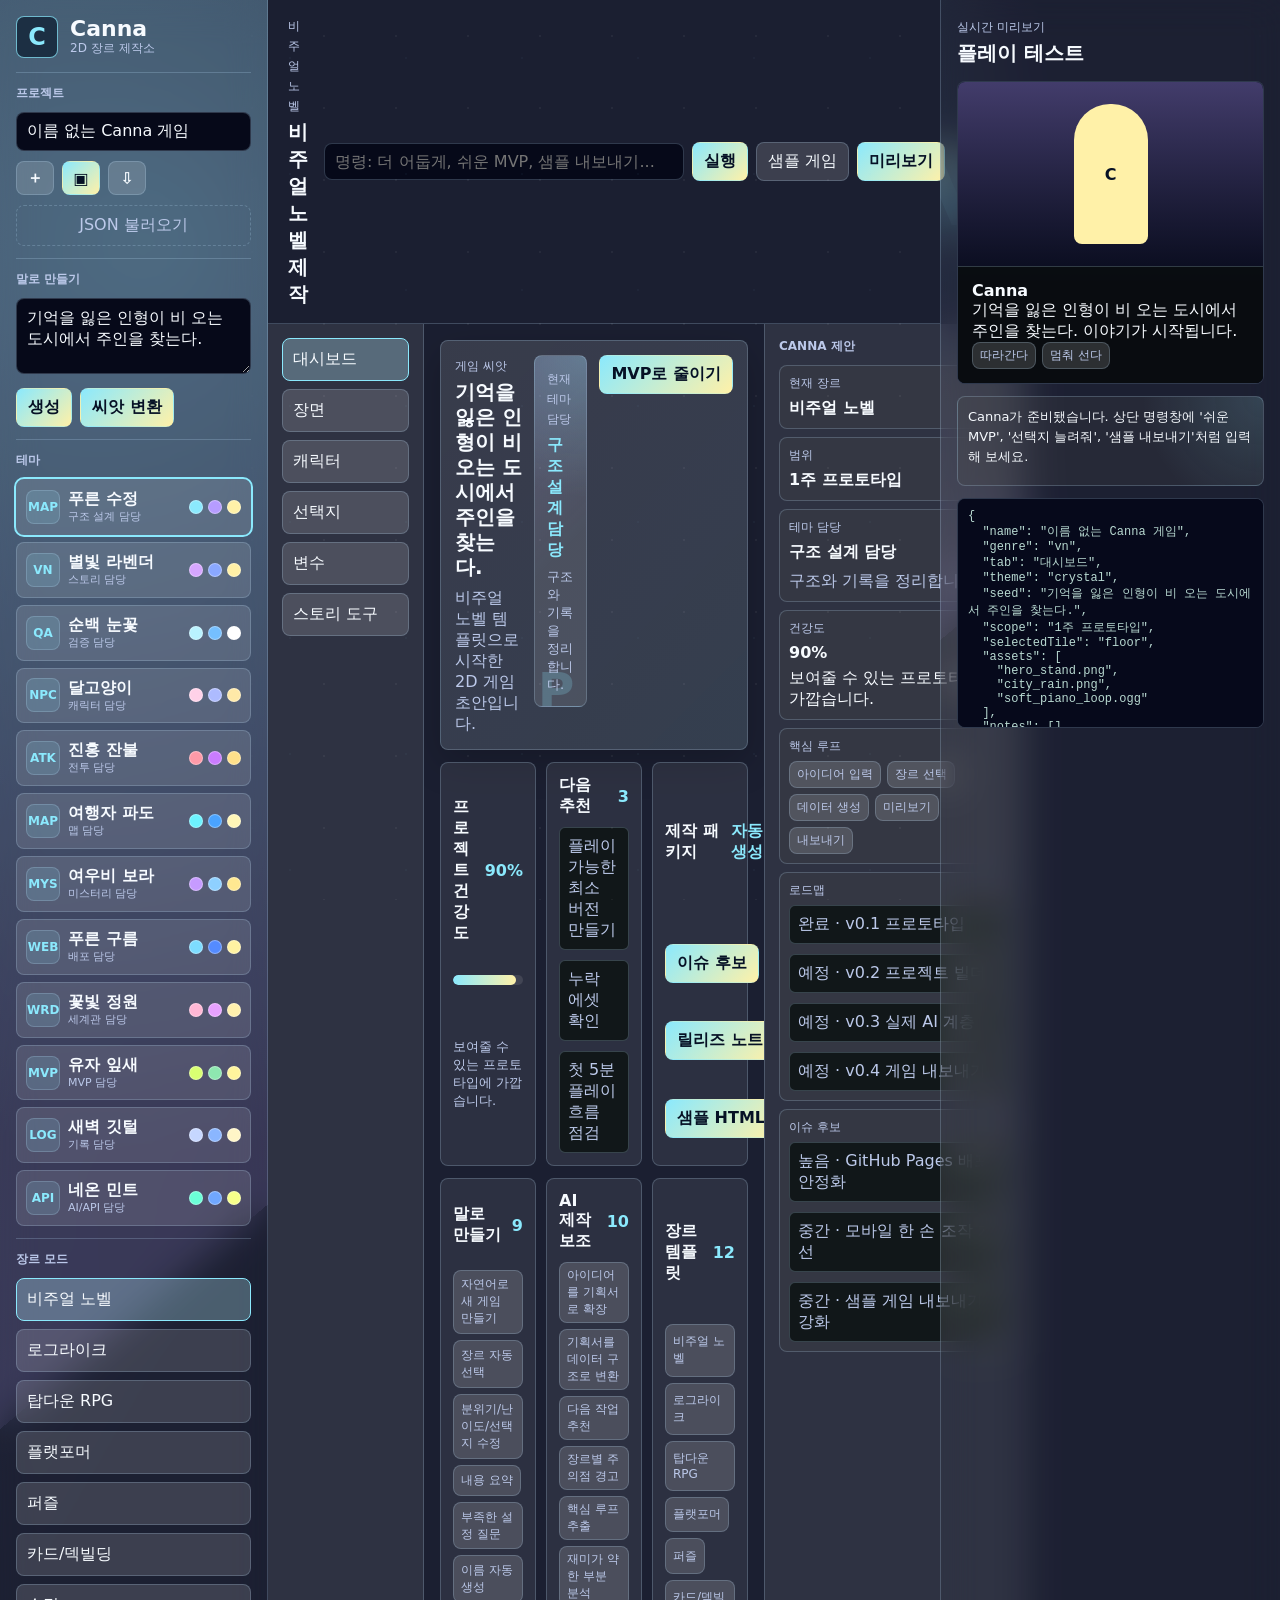
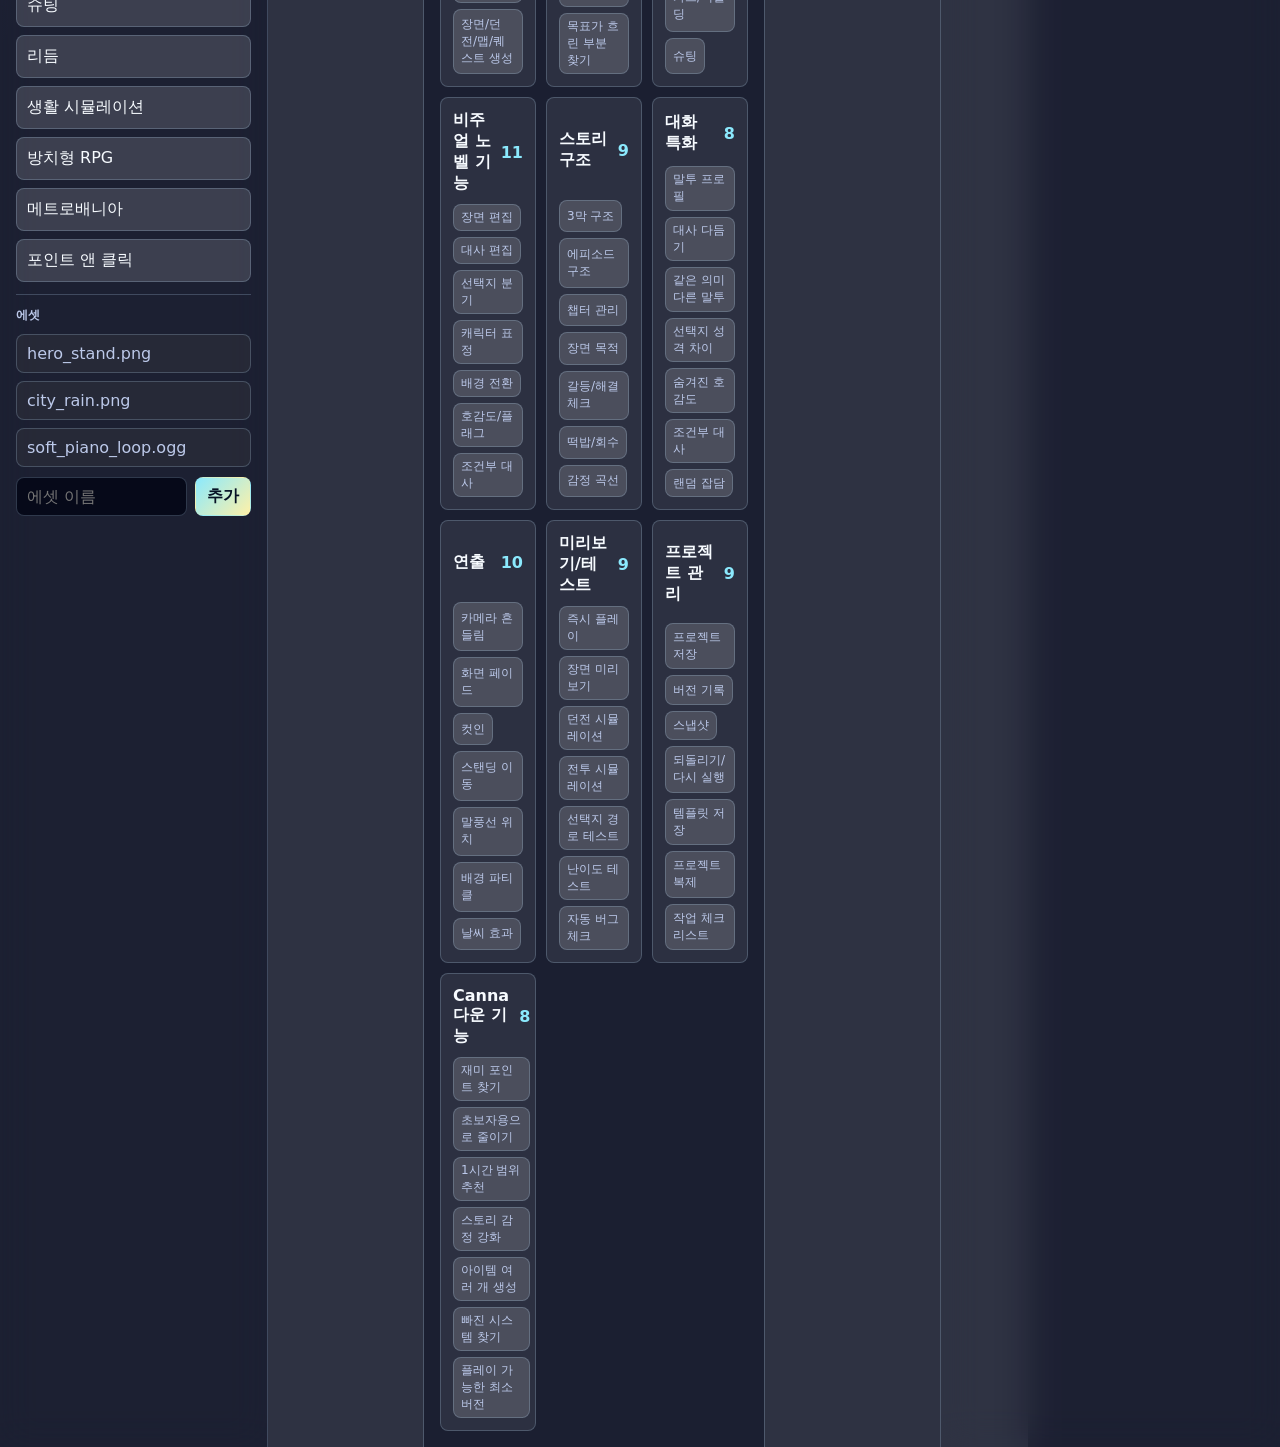
<file: index.html>
<!doctype html>
<html lang="ko">
  <head>
    <meta charset="utf-8" />
    <meta name="viewport" content="width=device-width, initial-scale=1" />
    <title>Canna Studio</title>
    <link rel="stylesheet" href="./styles.css" />
  </head>
  <body>
    <div class="app-shell">
      <aside class="sidebar">
        <div class="brand">
          <div class="brand-mark">C</div>
          <div>
            <h1>Canna</h1>
            <p>2D 장르 제작소</p>
          </div>
        </div>

        <section class="panel">
          <div class="panel-title">프로젝트</div>
          <input id="projectName" class="text-input" value="이름 없는 Canna 게임" />
          <div class="button-row">
            <button id="newProject" class="tool-button" title="새 프로젝트">＋</button>
            <button id="saveProject" class="tool-button primary" title="저장">▣</button>
            <button id="exportProject" class="tool-button" title="JSON 내보내기">⇩</button>
          </div>
          <label class="file-picker">
            JSON 불러오기
            <input id="importProject" type="file" accept="application/json,.json" />
          </label>
        </section>

        <section class="panel make-panel">
          <div class="panel-title">말로 만들기</div>
          <textarea id="makePrompt" class="make-input" placeholder="예: 비 오는 도시에서 기억을 잃은 인형이 주인을 찾는 비주얼 노벨"></textarea>
          <div class="button-row">
            <button id="generateFromPrompt" class="command-button">생성</button>
            <button id="remixSeed" class="small-button">씨앗 변환</button>
          </div>
        </section>

        <section class="panel">
          <div class="panel-title">테마</div>
          <div id="themeGrid" class="theme-grid"></div>
        </section>

        <section class="panel">
          <div class="panel-title">장르 모드</div>
          <div id="genreTabs" class="genre-tabs"></div>
        </section>

        <section class="panel">
          <div class="panel-title">에셋</div>
          <div id="assetList" class="asset-list"></div>
          <div class="inline-form">
            <input id="assetName" class="text-input" placeholder="에셋 이름" />
            <button id="addAsset" class="small-button">추가</button>
          </div>
        </section>
      </aside>

      <main class="workspace">
        <header class="topbar">
          <div>
            <span id="genreLabel" class="eyebrow">비주얼 노벨</span>
            <h2 id="workspaceTitle">비주얼 노벨 제작</h2>
          </div>
          <div class="status-strip">
            <input id="commandInput" class="command-input" placeholder="명령: 더 어둡게, 쉬운 MVP, 샘플 내보내기..." />
            <button id="runCommand" class="command-button">실행</button>
            <a class="command-link" href="./examples/rainy-doll-vn.html">샘플 게임</a>
            <button id="playPreview" class="command-button">미리보기</button>
          </div>
        </header>

        <section class="mode-layout">
          <nav id="toolTabs" class="tool-tabs"></nav>
          <section id="editorPanel" class="editor-panel"></section>
          <aside id="inspector" class="inspector"></aside>
        </section>
      </main>

      <aside class="preview">
        <div class="preview-header">
          <div>
            <span class="eyebrow">실시간 미리보기</span>
            <h2>플레이 테스트</h2>
          </div>
        </div>
        <div id="previewStage" class="preview-stage"></div>
        <div id="assistantOutput" class="assistant-output"></div>
        <div id="jsonOutput" class="json-output" aria-label="JSON output"></div>
      </aside>
    </div>

    <script src="./script.js"></script>
  </body>
</html>
</file>
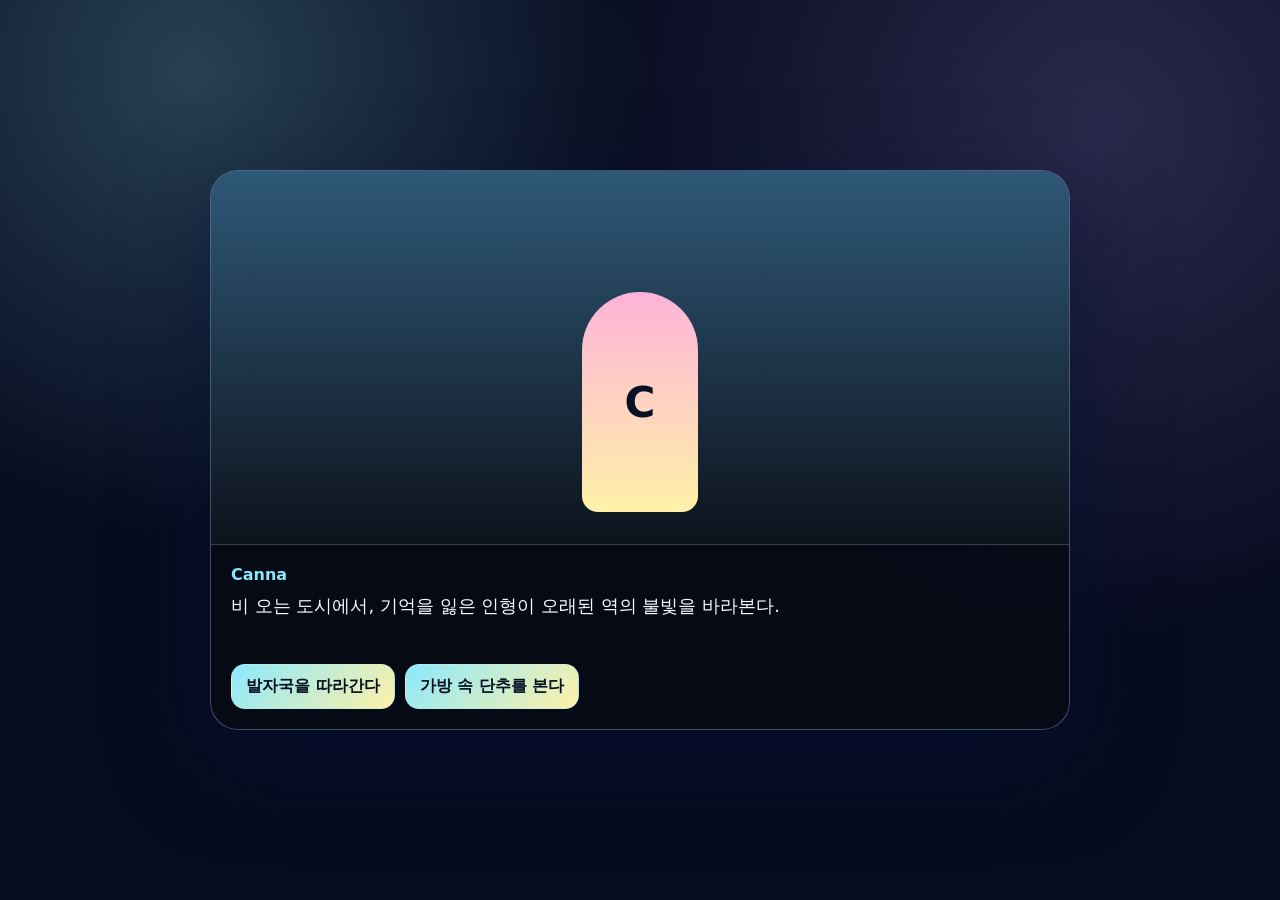
<file: examples/rainy-doll-vn.html>
<!doctype html>
<html lang="ko">
  <head>
    <meta charset="utf-8" />
    <meta name="viewport" content="width=device-width, initial-scale=1" />
    <title>Canna 샘플 - 비 오는 인형 비주얼 노벨</title>
    <style>
      :root {
        color-scheme: dark;
        --bg: #070b1f;
        --text: #f7fbff;
        --muted: #bcc9ea;
        --line: rgba(191, 229, 255, .24);
        --crystal: #8be9fd;
        --moon: #fff1a8;
        font-family: system-ui, -apple-system, BlinkMacSystemFont, "Segoe UI", sans-serif;
      }
      * { box-sizing: border-box; }
      body {
        margin: 0;
        min-height: 100vh;
        display: grid;
        place-items: center;
        padding: 18px;
        background:
          radial-gradient(circle at 15% 8%, rgba(139, 233, 253, .24), transparent 34%),
          radial-gradient(circle at 86% 14%, rgba(182, 156, 255, .2), transparent 38%),
          var(--bg);
        color: var(--text);
      }
      main {
        width: min(860px, 100%);
        min-height: 560px;
        display: grid;
        grid-template-rows: 1fr auto;
        overflow: hidden;
        border: 1px solid var(--line);
        border-radius: 28px;
        background: rgba(255, 255, 255, .08);
        box-shadow: 0 28px 90px rgba(0, 18, 58, .5);
      }
      .stage {
        display: grid;
        place-items: end center;
        padding: 32px;
        background: linear-gradient(rgba(92, 167, 255, .18), rgba(0, 0, 0, .18)), var(--scene);
      }
      .character {
        width: 116px;
        height: 220px;
        display: grid;
        place-items: center;
        border-radius: 58px 58px 16px 16px;
        background: linear-gradient(#ffb3d9, #fff1a8);
        color: #061125;
        font-size: 42px;
        font-weight: 900;
      }
      .box {
        padding: 20px;
        border-top: 1px solid var(--line);
        background: rgba(3, 7, 16, .82);
        backdrop-filter: blur(16px);
      }
      .speaker {
        color: var(--crystal);
        font-weight: 900;
        margin-bottom: 8px;
      }
      .text {
        min-height: 56px;
        color: var(--text);
        font-size: 18px;
        line-height: 1.6;
      }
      .choices {
        display: flex;
        flex-wrap: wrap;
        gap: 10px;
        margin-top: 16px;
      }
      button {
        border: 1px solid var(--line);
        border-radius: 14px;
        padding: 11px 14px;
        color: #061125;
        background: linear-gradient(135deg, var(--crystal), var(--moon));
        font: inherit;
        font-weight: 800;
        cursor: pointer;
      }
    </style>
  </head>
  <body>
    <main>
      <section id="stage" class="stage">
        <div id="character" class="character">C</div>
      </section>
      <section class="box">
        <div id="speaker" class="speaker"></div>
        <div id="text" class="text"></div>
        <div id="choices" class="choices"></div>
      </section>
    </main>
    <script>
      const scenes = {
        start: {
          speaker: "Canna",
          text: "비 오는 도시에서, 기억을 잃은 인형이 오래된 역의 불빛을 바라본다.",
          character: "C",
          scene: "linear-gradient(#24475a, #101722)",
          choices: [
            { label: "발자국을 따라간다", next: "station" },
            { label: "가방 속 단추를 본다", next: "button" },
          ],
        },
        station: {
          speaker: "Guide",
          text: "플랫폼 끝에서 누군가 속삭인다. '주인을 찾고 싶다면, 먼저 네 이름을 기억해.'",
          character: "G",
          scene: "linear-gradient(#1e2f55, #080c16)",
          choices: [
            { label: "이름을 묻는다", next: "true" },
            { label: "조용히 돌아선다", next: "quiet" },
          ],
        },
        button: {
          speaker: "Canna",
          text: "작은 단추에는 희미하게 같은 문장이 새겨져 있다. '돌아갈 곳은 아직 사라지지 않았다.'",
          character: "C",
          scene: "linear-gradient(#3a244c, #10101b)",
          choices: [
            { label: "역으로 간다", next: "station" },
            { label: "비를 기다린다", next: "quiet" },
          ],
        },
        true: {
          speaker: "Canna",
          text: "이름을 되찾은 순간, 도시는 처음으로 따뜻한 색을 낸다. True Ending.",
          character: "C",
          scene: "linear-gradient(#4b72a8, #231e42)",
          choices: [{ label: "처음부터", next: "start" }],
        },
        quiet: {
          speaker: "Narrator",
          text: "비는 계속 내리고, 작은 인형은 아직 모르는 이야기를 품은 채 잠든다. Quiet Ending.",
          character: "N",
          scene: "linear-gradient(#111827, #070b1f)",
          choices: [{ label: "처음부터", next: "start" }],
        },
      };

      function show(id) {
        const scene = scenes[id];
        document.querySelector("#speaker").textContent = scene.speaker;
        document.querySelector("#text").textContent = scene.text;
        document.querySelector("#character").textContent = scene.character;
        document.querySelector("#stage").style.setProperty("--scene", scene.scene);
        document.querySelector("#choices").innerHTML = "";
        scene.choices.forEach((choice) => {
          const button = document.createElement("button");
          button.textContent = choice.label;
          button.addEventListener("click", () => show(choice.next));
          document.querySelector("#choices").append(button);
        });
      }

      show("start");
    </script>
  </body>
</html>
</file>
<file: styles.css>
:root {
  color-scheme: dark;
  --bg: #111416;
  --panel: #191d20;
  --panel-strong: #20282b;
  --panel-2: #20262a;
  --line: #30383d;
  --line-soft: #273036;
  --text: #edf2f1;
  --muted: #9facaa;
  --accent: #6bd6b8;
  --accent-ink: #061b17;
  --accent-2: #f1c46b;
  --accent-3: #8fb7ff;
  --danger: #f27472;
  --blue: #7db7ff;
  --green: #9be171;
  --rose: #ff98b5;
  --shadow: 0 24px 80px rgba(0, 0, 0, 0.34);
  --radius: 8px;
  font-family: Inter, ui-sans-serif, system-ui, -apple-system, BlinkMacSystemFont, "Segoe UI", sans-serif;
}

* {
  box-sizing: border-box;
}

body {
  margin: 0;
  min-height: 100vh;
  background:
    radial-gradient(circle at 12% 8%, color-mix(in srgb, var(--accent) 24%, transparent), transparent 30%),
    radial-gradient(circle at 84% 14%, color-mix(in srgb, var(--accent-3) 20%, transparent), transparent 34%),
    var(--bg);
  color: var(--text);
}

body::before {
  content: "";
  position: fixed;
  inset: 0;
  pointer-events: none;
  opacity: 0.065;
  background-image:
    radial-gradient(circle, rgba(255, 255, 255, 0.78) 0 1px, transparent 1.5px),
    radial-gradient(circle, color-mix(in srgb, var(--accent) 54%, transparent) 0 1px, transparent 1.5px);
  background-size: 72px 72px, 116px 116px;
}

body::after {
  content: attr(data-theme-symbol);
  position: fixed;
  right: clamp(18px, 5vw, 72px);
  top: clamp(90px, 15vh, 170px);
  z-index: -1;
  pointer-events: none;
  color: color-mix(in srgb, var(--accent) 10%, transparent);
  font-size: clamp(56px, 10vw, 140px);
  font-weight: 900;
  line-height: 1;
  letter-spacing: 0;
  text-shadow: 0 0 48px color-mix(in srgb, var(--accent) 24%, transparent);
}

body[data-theme-style="crystal-stage"] {
  background:
    linear-gradient(120deg, color-mix(in srgb, var(--accent) 9%, transparent), transparent 32%),
    radial-gradient(circle at 12% 8%, color-mix(in srgb, var(--accent) 28%, transparent), transparent 30%),
    conic-gradient(from 230deg at 82% 18%, color-mix(in srgb, var(--accent-3) 18%, transparent), transparent 36%),
    var(--bg);
}

body[data-theme-style="lavender-script"] {
  background:
    radial-gradient(circle at 18% 18%, rgba(214, 166, 255, .28), transparent 28%),
    linear-gradient(135deg, rgba(255, 240, 166, .08), transparent 34%),
    repeating-linear-gradient(160deg, transparent 0 28px, rgba(255, 255, 255, .035) 29px 30px),
    var(--bg);
}

body[data-theme-style="snow-test"] {
  background:
    linear-gradient(rgba(255, 255, 255, .045) 1px, transparent 1px),
    linear-gradient(90deg, rgba(255, 255, 255, .045) 1px, transparent 1px),
    radial-gradient(circle at 70% 14%, rgba(185, 242, 255, .24), transparent 28%),
    var(--bg);
  background-size: 46px 46px, 46px 46px, auto, auto;
}

body[data-theme-style="moon-dialogue"] {
  background:
    radial-gradient(ellipse at 76% 18%, rgba(255, 209, 232, .25), transparent 30%),
    radial-gradient(circle at 22% 22%, rgba(173, 187, 255, .18), transparent 24%),
    linear-gradient(145deg, rgba(255, 233, 168, .09), transparent 38%),
    var(--bg);
}

body[data-theme-style="ember-combat"] {
  background:
    radial-gradient(circle at 72% 24%, rgba(255, 111, 145, .30), transparent 26%),
    repeating-linear-gradient(90deg, rgba(255, 154, 168, .055) 0 2px, transparent 2px 34px),
    linear-gradient(135deg, rgba(255, 224, 138, .09), transparent 34%),
    var(--bg);
}

body[data-theme-style="traveler-map"] {
  background:
    radial-gradient(circle at 20% 20%, rgba(109, 243, 255, .24), transparent 26%),
    radial-gradient(circle at 80% 28%, rgba(153, 255, 217, .18), transparent 30%),
    linear-gradient(45deg, transparent 0 48%, rgba(255, 255, 255, .04) 49% 51%, transparent 52%),
    var(--bg);
}

body[data-theme-style="fox-mystery"] {
  background:
    radial-gradient(circle at 80% 12%, rgba(198, 155, 255, .28), transparent 24%),
    linear-gradient(90deg, rgba(255, 232, 145, .08), transparent 36%),
    repeating-linear-gradient(135deg, transparent 0 18px, rgba(255, 255, 255, .035) 19px 20px),
    var(--bg);
}

body[data-theme-style="cloud-export"] {
  background:
    radial-gradient(ellipse at 20% 14%, rgba(125, 220, 255, .25), transparent 28%),
    radial-gradient(ellipse at 80% 28%, rgba(183, 217, 255, .24), transparent 32%),
    linear-gradient(180deg, rgba(255, 255, 255, .045), transparent 45%),
    var(--bg);
}

body[data-theme-style="flower-world"] {
  background:
    radial-gradient(circle at 15% 20%, rgba(255, 183, 213, .22), transparent 20%),
    radial-gradient(circle at 85% 18%, rgba(231, 161, 255, .18), transparent 23%),
    radial-gradient(circle at 70% 70%, rgba(255, 240, 173, .12), transparent 28%),
    var(--bg);
}

body[data-theme-style="yuzu-mvp"] {
  background:
    radial-gradient(circle at 75% 18%, rgba(217, 255, 114, .30), transparent 24%),
    radial-gradient(circle at 18% 26%, rgba(142, 231, 176, .18), transparent 24%),
    linear-gradient(135deg, rgba(255, 245, 157, .08), transparent 36%),
    var(--bg);
}

body[data-theme-style="feather-archive"] {
  background:
    linear-gradient(rgba(198, 215, 255, .04) 1px, transparent 1px),
    radial-gradient(circle at 12% 9%, rgba(139, 233, 253, .18), transparent 28%),
    radial-gradient(circle at 84% 18%, rgba(182, 156, 255, .16), transparent 34%),
    var(--bg);
  background-size: 100% 42px, auto, auto, auto;
}

body[data-theme-style="mint-code"] {
  background:
    repeating-linear-gradient(90deg, rgba(107, 255, 215, .055) 0 1px, transparent 1px 38px),
    repeating-linear-gradient(0deg, rgba(247, 255, 138, .035) 0 1px, transparent 1px 38px),
    radial-gradient(circle at 82% 16%, rgba(107, 255, 215, .25), transparent 26%),
    var(--bg);
}

button,
input,
select,
textarea {
  font: inherit;
}

button {
  cursor: pointer;
}

.app-shell {
  display: grid;
  grid-template-columns: 268px minmax(560px, 1fr) 340px;
  min-height: 100vh;
}

.sidebar,
.preview {
  background: var(--panel);
  border-color: var(--line);
  backdrop-filter: blur(18px);
}

.sidebar {
  border-right: 1px solid var(--line);
  padding: 16px;
  overflow: auto;
}

.preview {
  border-left: 1px solid var(--line);
  padding: 16px;
  overflow: auto;
}

.brand {
  display: flex;
  align-items: center;
  gap: 12px;
  margin-bottom: 14px;
}

.brand-mark {
  display: grid;
  place-items: center;
  width: 42px;
  height: 42px;
  border: 1px solid color-mix(in srgb, var(--accent) 75%, transparent);
  background: color-mix(in srgb, var(--accent) 16%, var(--bg));
  color: var(--accent);
  font-size: 24px;
  font-weight: 800;
  border-radius: var(--radius);
}

h1,
h2,
h3,
p {
  margin: 0;
}

h1 {
  font-size: 22px;
  line-height: 1;
}

.brand p,
.eyebrow,
.panel-title,
.muted,
.status-strip,
label {
  color: var(--muted);
}

.brand p,
.eyebrow,
.panel-title {
  font-size: 12px;
  text-transform: uppercase;
  letter-spacing: 0;
}

.panel {
  border-top: 1px solid var(--line-soft);
  padding: 12px 0;
}

.panel-title {
  margin-bottom: 10px;
  font-weight: 700;
}

.text-input,
.select-input,
textarea {
  width: 100%;
  min-width: 0;
  border: 1px solid var(--line);
  background: color-mix(in srgb, var(--bg) 82%, #000);
  color: var(--text);
  border-radius: var(--radius);
  padding: 9px 10px;
  outline: none;
}

textarea {
  min-height: 112px;
  resize: vertical;
}

.make-input {
  min-height: 76px;
}

.button-row,
.inline-form,
.status-strip,
.preview-header {
  display: flex;
  align-items: center;
  gap: 8px;
}

.button-row {
  margin-top: 10px;
}

.command-input {
  width: min(360px, 32vw);
  min-width: 180px;
  border: 1px solid var(--line);
  background: color-mix(in srgb, var(--bg) 82%, #000);
  color: var(--text);
  border-radius: var(--radius);
  padding: 8px 10px;
  outline: none;
}

.tool-button,
.small-button,
.command-button,
.tab-button,
.genre-button,
.chip {
  border: 1px solid var(--line);
  background: var(--panel-strong);
  color: var(--text);
  border-radius: var(--radius);
}

.tool-button {
  width: 38px;
  height: 34px;
  font-weight: 800;
}

.tool-button.primary,
.command-button,
.small-button {
  background: linear-gradient(135deg, var(--accent), var(--accent-2));
  border-color: transparent;
  color: var(--accent-ink);
  font-weight: 800;
}

.small-button,
.command-button {
  padding: 8px 11px;
  white-space: nowrap;
}

.command-link {
  display: inline-flex;
  align-items: center;
  min-height: 36px;
  border: 1px solid var(--line);
  border-radius: var(--radius);
  padding: 8px 11px;
  background: var(--panel-strong);
  color: var(--text);
  text-decoration: none;
  white-space: nowrap;
}

.file-picker {
  display: block;
  margin-top: 10px;
  border: 1px dashed var(--line);
  border-radius: var(--radius);
  padding: 9px;
  text-align: center;
}

.file-picker input {
  display: none;
}

.genre-tabs,
.tool-tabs,
.asset-list {
  display: grid;
  gap: 8px;
}

.genre-button,
.tab-button {
  width: 100%;
  padding: 10px;
  text-align: left;
}

.genre-button.active,
.tab-button.active {
  border-color: var(--accent);
  background: color-mix(in srgb, var(--accent) 18%, var(--panel-strong));
}

.theme-grid {
  display: grid;
  grid-template-columns: 1fr;
  gap: 7px;
}

.theme-card {
  display: flex;
  justify-content: space-between;
  align-items: center;
  gap: 10px;
  min-width: 0;
  border: 1px solid var(--line);
  background: color-mix(in srgb, var(--panel-strong) 82%, transparent);
  color: var(--text);
  border-radius: var(--radius);
  padding: 9px;
  text-align: left;
}

.theme-head {
  display: flex;
  align-items: center;
  gap: 8px;
  min-width: 0;
}

.theme-symbol {
  display: grid;
  place-items: center;
  min-width: 34px;
  height: 34px;
  border: 1px solid var(--line);
  border-radius: var(--radius);
  background: color-mix(in srgb, var(--accent) 14%, transparent);
  color: var(--accent);
  font-size: 12px;
  font-weight: 900;
}

.theme-card.active {
  outline: 2px solid var(--accent);
  border-color: transparent;
}

.theme-swatch {
  display: flex;
  gap: 5px;
  flex: 0 0 auto;
}

.theme-swatch span {
  width: 14px;
  height: 14px;
  border: 1px solid rgba(255, 255, 255, 0.32);
  border-radius: 999px;
}

.theme-name {
  overflow-wrap: anywhere;
  font-weight: 800;
}

.theme-mood {
  display: block;
  color: var(--muted);
  font-size: 11px;
  line-height: 1.35;
}

.asset-list {
  max-height: 150px;
  overflow: auto;
}

.asset-item,
.list-row,
.property-row {
  border: 1px solid var(--line);
  background: color-mix(in srgb, var(--panel) 82%, #000);
  border-radius: var(--radius);
}

.asset-item {
  padding: 9px 10px;
  color: var(--muted);
}

.inline-form {
  margin-top: 10px;
}

.workspace {
  min-width: 0;
  background: color-mix(in srgb, var(--bg) 92%, #fff);
}

.topbar {
  display: flex;
  justify-content: space-between;
  gap: 16px;
  align-items: center;
  min-height: 76px;
  padding: 15px 20px;
  border-bottom: 1px solid var(--line);
}

.topbar h2,
.preview-header h2 {
  margin-top: 4px;
  font-size: 20px;
}

.mode-layout {
  display: grid;
  grid-template-columns: 156px minmax(340px, 1fr) 264px;
  min-height: calc(100vh - 76px);
}

.tool-tabs,
.inspector {
  padding: 14px;
  background: var(--panel);
}

.tool-tabs {
  border-right: 1px solid var(--line);
  align-content: start;
}

.inspector {
  border-left: 1px solid var(--line);
  overflow: auto;
}

.editor-panel {
  padding: 16px;
  overflow: auto;
}

.editor-grid {
  display: grid;
  grid-template-columns: repeat(2, minmax(0, 1fr));
  gap: 10px;
}

.hero-workbench {
  display: flex;
  justify-content: space-between;
  gap: 12px;
  align-items: start;
  padding: 14px;
  margin-bottom: 12px;
  border: 1px solid var(--line);
  background: linear-gradient(135deg, color-mix(in srgb, var(--panel-strong) 88%, transparent), color-mix(in srgb, var(--accent) 7%, var(--panel)));
  border-radius: 8px;
  box-shadow: 0 12px 38px rgba(0, 0, 0, 0.2);
}

.theme-visual {
  position: relative;
  flex: 0 1 220px;
  min-height: 112px;
  overflow: hidden;
  border: 1px solid var(--line);
  border-radius: 8px;
  padding: 12px;
  background:
    radial-gradient(circle at 100% 0%, color-mix(in srgb, var(--accent) 24%, transparent), transparent 40%),
    linear-gradient(135deg, color-mix(in srgb, var(--accent-3) 14%, transparent), transparent 56%),
    color-mix(in srgb, var(--panel-strong) 72%, transparent);
}

.theme-visual::after {
  content: attr(data-symbol);
  position: absolute;
  right: 12px;
  bottom: -10px;
  color: color-mix(in srgb, var(--accent) 22%, transparent);
  font-size: 50px;
  font-weight: 900;
  line-height: 1;
}

.theme-visual strong {
  display: block;
  margin: 7px 0;
  color: var(--accent);
}

.theme-visual p {
  position: relative;
  z-index: 1;
  font-size: 13px;
}

.theme-duty span {
  color: var(--muted);
  line-height: 1.45;
}

.hero-workbench h3 {
  margin: 5px 0 8px;
  font-size: 20px;
  line-height: 1.25;
}

.hero-workbench p {
  color: var(--muted);
}

.feature-grid {
  display: grid;
  grid-template-columns: repeat(3, minmax(0, 1fr));
  gap: 10px;
}

.studio-grid {
  display: grid;
  grid-template-columns: repeat(3, minmax(0, 1fr));
  gap: 10px;
  margin-bottom: 12px;
}

.studio-card {
  display: grid;
  gap: 10px;
  border: 1px solid var(--line);
  border-radius: var(--radius);
  padding: 12px;
  background: color-mix(in srgb, var(--panel) 92%, transparent);
}

.studio-card header {
  display: flex;
  justify-content: space-between;
  gap: 10px;
  align-items: center;
}

.studio-card header span {
  color: var(--accent);
  font-weight: 800;
}

.studio-card p {
  color: var(--muted);
  font-size: 13px;
}

.progress-shell {
  height: 10px;
  overflow: hidden;
  border-radius: 999px;
  background: color-mix(in srgb, var(--text) 10%, transparent);
}

.progress-fill {
  height: 100%;
  border-radius: inherit;
  background: linear-gradient(90deg, var(--accent), var(--accent-2));
}

.wrap-row {
  flex-wrap: wrap;
}

.feature-card {
  display: grid;
  gap: 10px;
  padding: 12px;
  border: 1px solid var(--line);
  background: color-mix(in srgb, var(--panel) 92%, transparent);
  border-radius: 8px;
}

.feature-card header {
  display: flex;
  justify-content: space-between;
  gap: 10px;
  align-items: center;
}

.feature-card header span {
  color: var(--accent);
  font-weight: 800;
}

.wide {
  grid-column: 1 / -1;
}

.section-title {
  display: flex;
  justify-content: space-between;
  align-items: center;
  gap: 10px;
  margin-bottom: 12px;
}

.section-title h3 {
  font-size: 18px;
}

.list-stack {
  display: grid;
  gap: 10px;
}

.list-row {
  display: grid;
  gap: 8px;
  padding: 11px;
}

.list-row header {
  display: flex;
  justify-content: space-between;
  gap: 10px;
  align-items: center;
}

.chip-row {
  display: flex;
  flex-wrap: wrap;
  gap: 6px;
}

.chip {
  padding: 4px 7px;
  color: var(--muted);
  font-size: 12px;
}

button.chip {
  text-align: left;
}

.feature-chip:hover {
  border-color: var(--accent);
  color: var(--text);
}

.property-row {
  display: grid;
  gap: 6px;
  padding: 9px;
  margin-bottom: 8px;
}

.mini-row {
  width: 100%;
  border: 1px solid var(--line);
  background: #111719;
  color: var(--muted);
  border-radius: 6px;
  padding: 8px;
  text-align: left;
}

button.mini-row:hover {
  color: var(--text);
  border-color: var(--accent);
}

.property-row label {
  font-size: 12px;
}

.map-editor {
  display: grid;
  grid-template-columns: minmax(260px, 1fr) 170px;
  gap: 14px;
  align-items: start;
}

.tile-map {
  display: grid;
  grid-template-columns: repeat(12, 1fr);
  border: 1px solid var(--line);
  background: color-mix(in srgb, var(--bg) 84%, #000);
  aspect-ratio: 1 / 1;
  width: 100%;
  max-width: 620px;
}

.tile {
  min-width: 0;
  border: 1px solid #263036;
  background: color-mix(in srgb, var(--panel-2) 86%, #000);
}

.palette {
  display: grid;
  grid-template-columns: repeat(3, 1fr);
  gap: 8px;
}

.swatch {
  width: 100%;
  aspect-ratio: 1 / 1;
  border: 2px solid transparent;
  border-radius: 6px;
}

.swatch.active {
  border-color: var(--text);
}

.preview-header {
  justify-content: space-between;
  margin-bottom: 14px;
}

.preview-stage {
  min-height: 280px;
  border: 1px solid var(--line);
  background: color-mix(in srgb, var(--bg) 86%, #000);
  border-radius: 8px;
  overflow: hidden;
}

.vn-stage {
  display: grid;
  grid-template-rows: 1fr auto;
  min-height: 300px;
  background: linear-gradient(color-mix(in srgb, var(--accent-3) 34%, var(--bg)), color-mix(in srgb, var(--bg) 78%, #000) 70%);
}

.vn-cast {
  display: flex;
  justify-content: center;
  align-items: end;
  gap: 12px;
  padding: 22px;
}

.standee {
  display: grid;
  place-items: center;
  width: 74px;
  height: 140px;
  border-radius: 36px 36px 8px 8px;
  background: linear-gradient(180deg, var(--rose), var(--accent-2));
  color: var(--accent-ink);
  font-weight: 800;
}

.dialogue-box {
  padding: 14px;
  background: rgba(10, 13, 15, 0.88);
  border-top: 1px solid var(--line);
}

.rogue-stage {
  display: grid;
  grid-template-columns: repeat(8, 1fr);
  gap: 3px;
  padding: 14px;
}

.rogue-cell {
  aspect-ratio: 1 / 1;
  display: grid;
  place-items: center;
  background: #222a2d;
  border-radius: 4px;
  color: var(--accent-2);
}

.json-output {
  margin-top: 12px;
  padding: 10px;
  min-height: 140px;
  max-height: 230px;
  overflow: auto;
  white-space: pre-wrap;
  color: #b8d9d1;
  background: color-mix(in srgb, var(--bg) 86%, #000);
  border: 1px solid var(--line);
  border-radius: 8px;
  font-family: "Cascadia Code", Consolas, monospace;
  font-size: 12px;
}

.assistant-output {
  margin-top: 12px;
  padding: 10px;
  min-height: 90px;
  max-height: 180px;
  overflow: auto;
  white-space: pre-wrap;
  color: var(--text);
  background:
    radial-gradient(circle at 100% 0%, color-mix(in srgb, var(--accent) 14%, transparent), transparent 38%),
    color-mix(in srgb, var(--panel) 84%, #000);
  border: 1px solid var(--line);
  border-radius: var(--radius);
  font-size: 13px;
  line-height: 1.55;
}

.preview-board {
  display: grid;
  align-content: center;
  gap: 12px;
  min-height: 300px;
  padding: 22px;
}

.preview-board h3 {
  font-size: 24px;
}

.preview-board p {
  color: var(--muted);
}

.empty-note {
  display: grid;
  place-items: center;
  min-height: 220px;
  color: var(--muted);
  text-align: center;
}

@media (max-width: 1180px) {
  .app-shell {
    grid-template-columns: 240px minmax(480px, 1fr);
  }

  .preview {
    grid-column: 1 / -1;
    border-left: 0;
    border-top: 1px solid var(--line);
  }
}

@media (max-width: 820px) {
  .app-shell,
  .mode-layout,
  .map-editor,
  .editor-grid,
  .feature-grid,
  .studio-grid {
    grid-template-columns: 1fr;
  }

  .hero-workbench {
    flex-direction: column;
  }

  .sidebar,
  .tool-tabs,
  .inspector,
  .preview {
    border: 0;
    border-bottom: 1px solid var(--line);
  }

  .topbar {
    align-items: stretch;
    flex-direction: column;
  }

  .status-strip {
    flex-wrap: wrap;
  }

  .command-input {
    width: 100%;
  }
}
</file>
